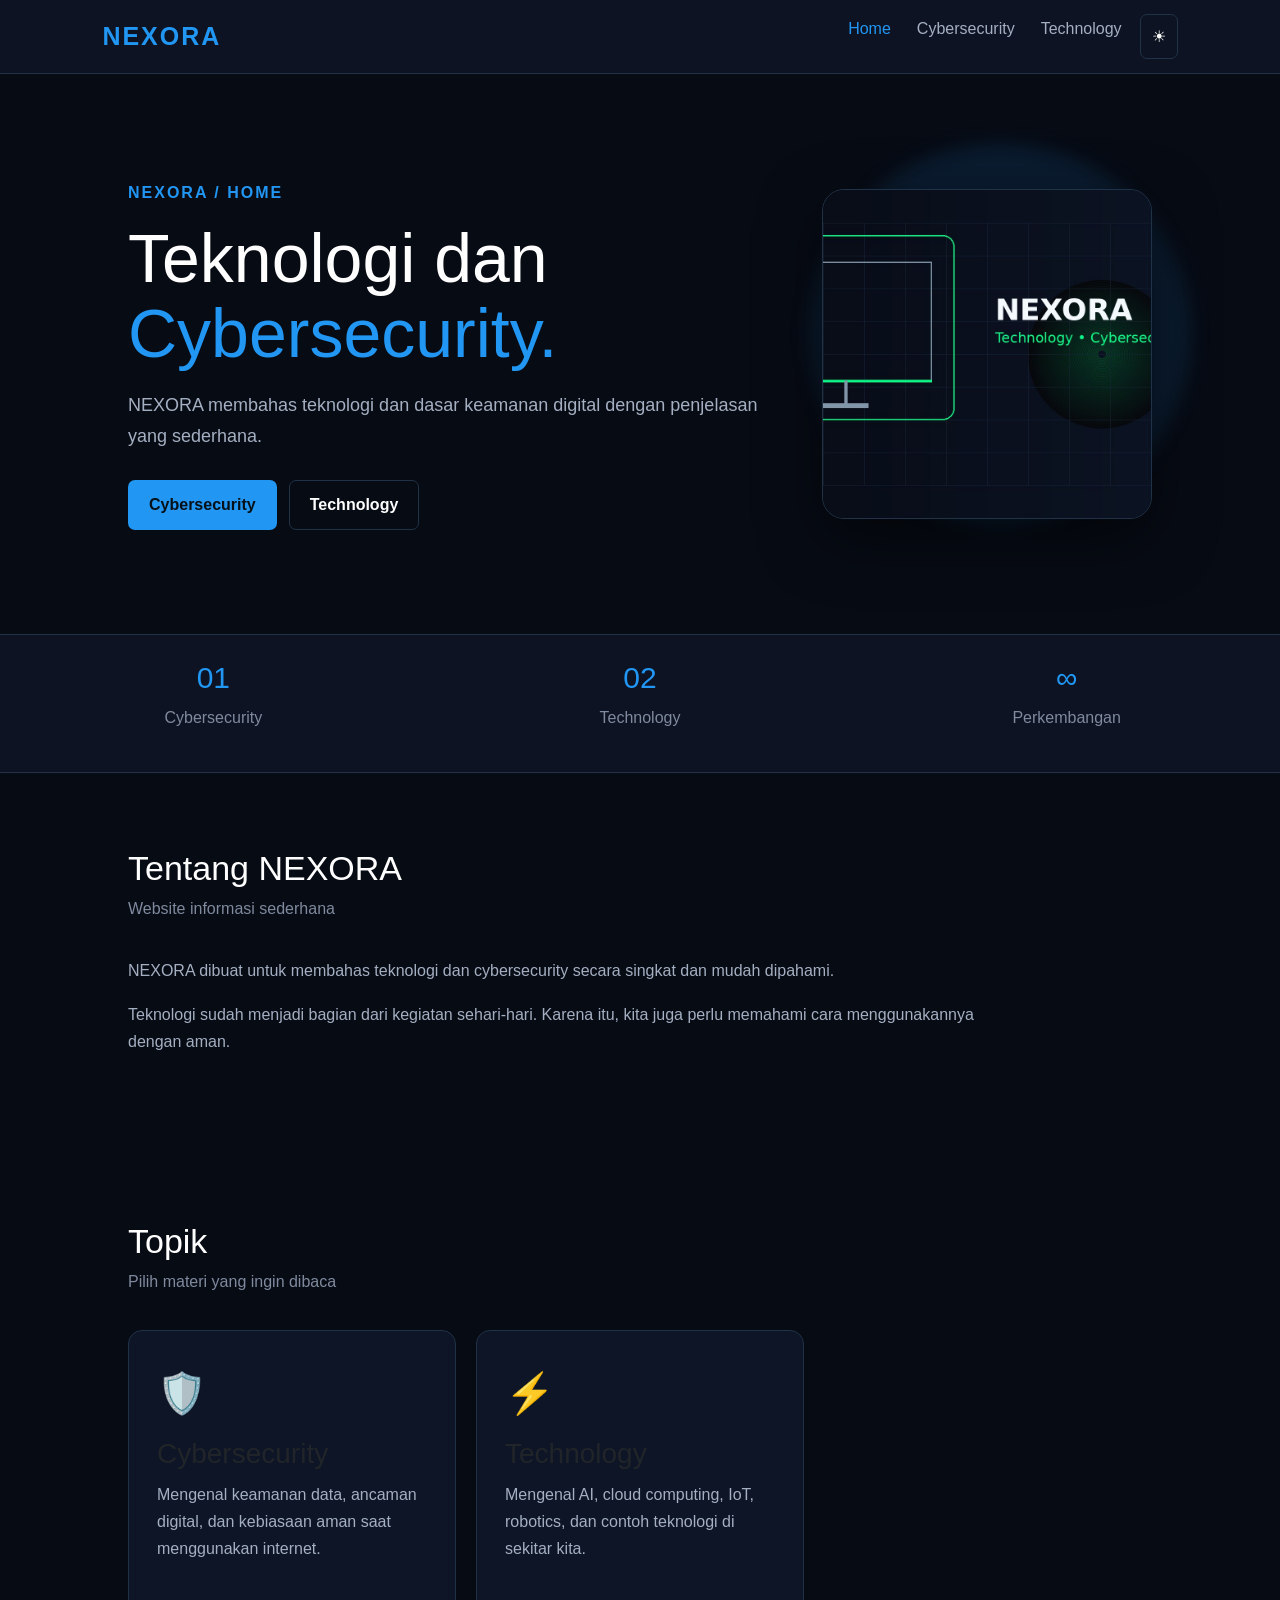
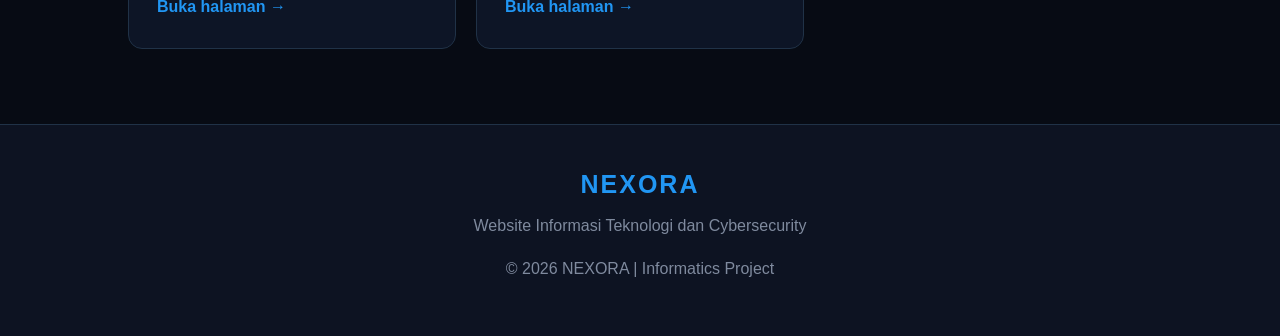
<file: index.html>
<!DOCTYPE html>
<html lang="id">
<head>
<meta charset="UTF-8">
<meta name="viewport" content="width=device-width, initial-scale=1.0">
<meta name="description" content="NEXORA - Website informasi teknologi dan cybersecurity.">
<title>NEXORA | Home</title>
<link rel="icon" href="assets/icons/favicon.ico">

<!-- Bootstrap -->
<link href="https://cdn.jsdelivr.net/npm/bootstrap@5.3.3/dist/css/bootstrap.min.css" rel="stylesheet">

<!-- CSS NEXORA -->
<link rel="stylesheet" href="css/style.css">
</head>
<body>
<header class="site-header">
<nav class="navbar" aria-label="Navigasi utama">
  <a class="logo" href="index.html">NEXORA</a>
  <button class="menu-toggle" aria-label="Buka menu" aria-expanded="false">☰</button>
  <div class="nav-actions">
    <ul class="nav-menu">
      <li><a href="index.html">Home</a></li>
      <li><a href="cybersecurity.html">Cybersecurity</a></li>
      <li><a href="technology.html">Technology</a></li>
    </ul>
    <button class="theme-toggle" aria-label="Ganti tema">☀</button>
  </div>
</nav>
</header>

<main>
<section class="hero">
  <div class="hero-content reveal">
    <div class="label">NEXORA / HOME</div>
    <h1>Teknologi dan <span>Cybersecurity.</span></h1>
    <p>NEXORA membahas teknologi dan dasar keamanan digital dengan penjelasan yang sederhana.</p>
    <div class="buttons">
      <a class="btn primary" href="cybersecurity.html">Cybersecurity</a>
      <a class="btn secondary" href="technology.html">Technology</a>
    </div>
  </div>
  <img class="hero-image reveal" src="assets/images/hero-banner.jpg" alt="Teknologi dan komputer">
</section>
<section class="stats">
  <div class="stat"><h2>01</h2><p>Cybersecurity</p></div>
  <div class="stat"><h2>02</h2><p>Technology</p></div>
  <div class="stat"><h2>∞</h2><p>Perkembangan</p></div>
</section>
<section class="section">
  <div class="section-title reveal"><h2>Tentang NEXORA</h2><p>Website informasi sederhana</p></div>
  <div class="about reveal">
    <p>NEXORA dibuat untuk membahas teknologi dan cybersecurity secara singkat dan mudah dipahami.</p>
    <p>Teknologi sudah menjadi bagian dari kegiatan sehari-hari. Karena itu, kita juga perlu memahami cara menggunakannya dengan aman.</p>
  </div>
</section>
<section class="section">
  <div class="section-title reveal"><h2>Topik</h2><p>Pilih materi yang ingin dibaca</p></div>
  <div class="grid">
    <div class="card reveal"><div class="icon">🛡️</div><h3>Cybersecurity</h3><p>Mengenal keamanan data, ancaman digital, dan kebiasaan aman saat menggunakan internet.</p><a href="cybersecurity.html">Buka halaman →</a></div>
    <div class="card reveal"><div class="icon">⚡</div><h3>Technology</h3><p>Mengenal AI, cloud computing, IoT, robotics, dan contoh teknologi di sekitar kita.</p><a href="technology.html">Buka halaman →</a></div>
  </div>
</section>

</main>
<footer><div class="logo">NEXORA</div><p>Website Informasi Teknologi dan Cybersecurity</p><p>© 2026 NEXORA | Informatics Project</p></footer><button id="topButton" title="Kembali ke atas">↑</button>
<script src="js/script.js"></script>

<!-- Bootstrap JS -->
<script src="https://cdn.jsdelivr.net/npm/bootstrap@5.3.3/dist/js/bootstrap.bundle.min.js"></script>

</body>
</html>
</file>
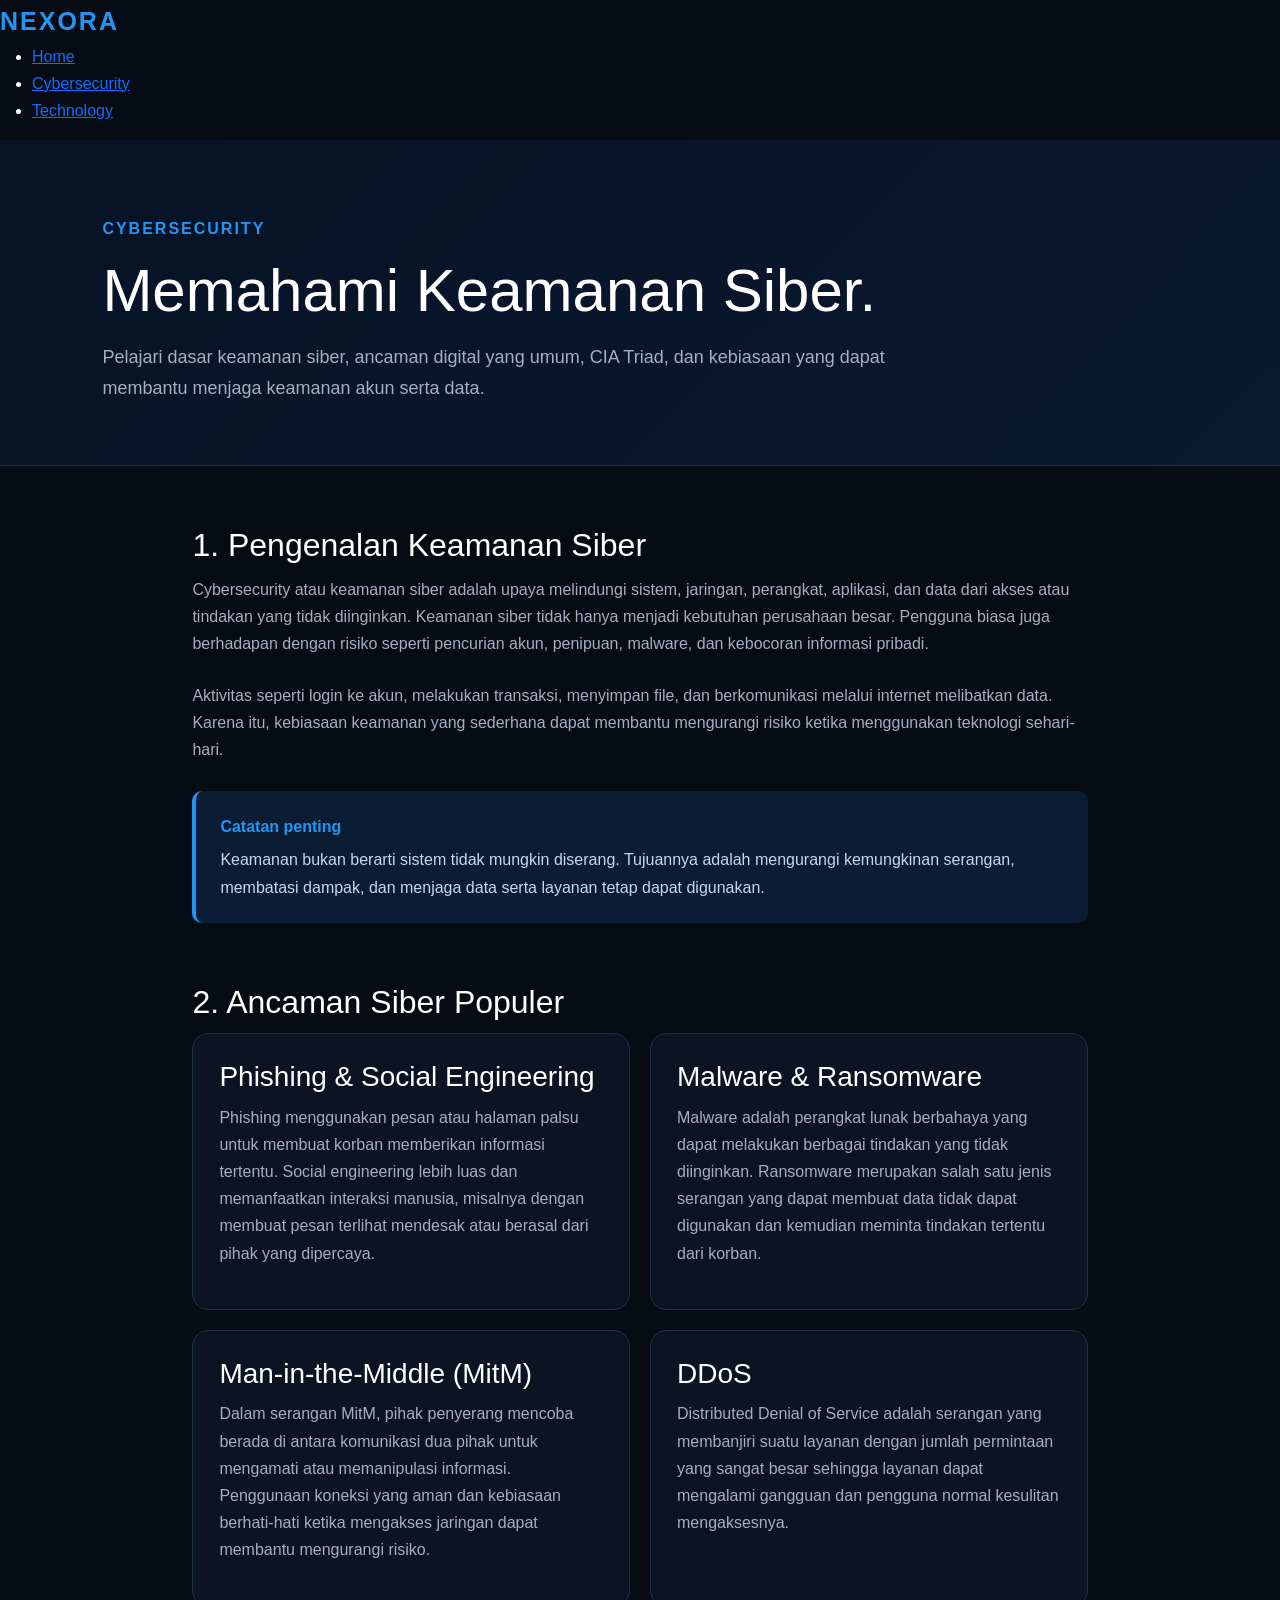
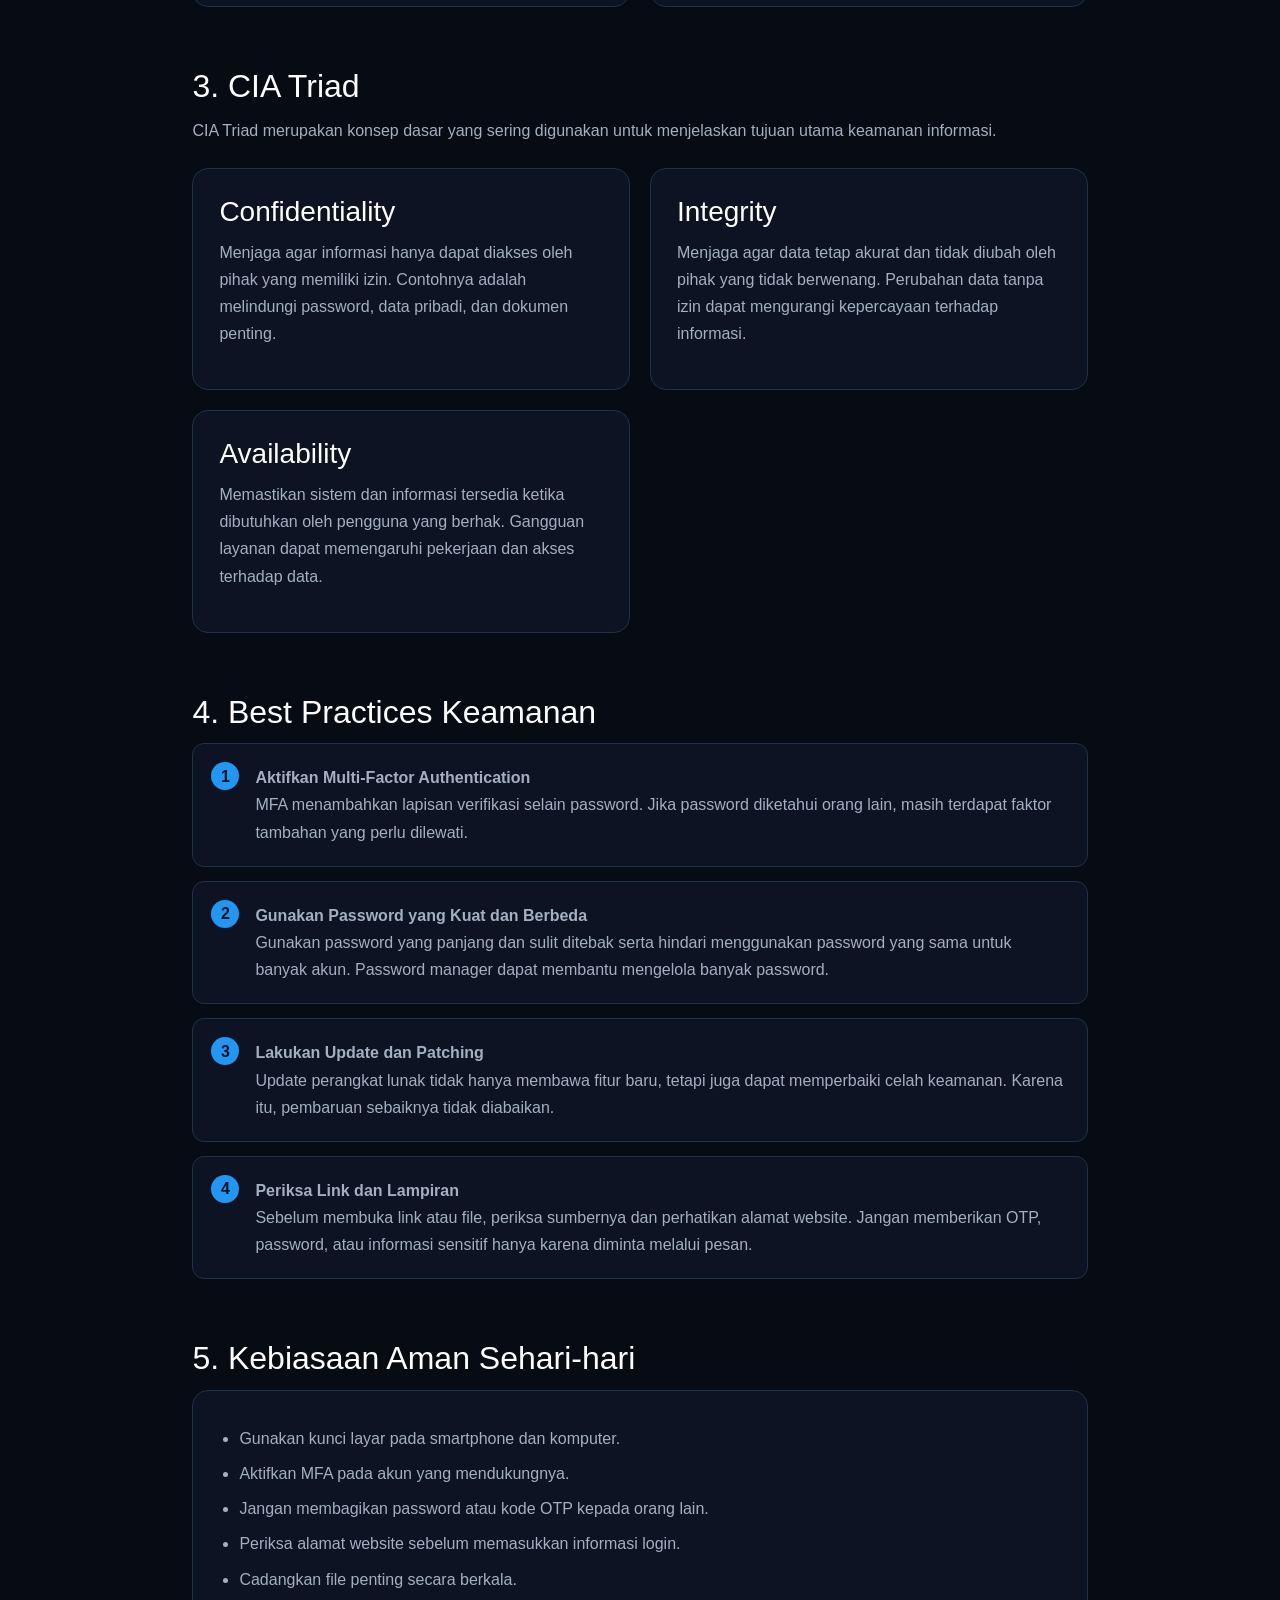
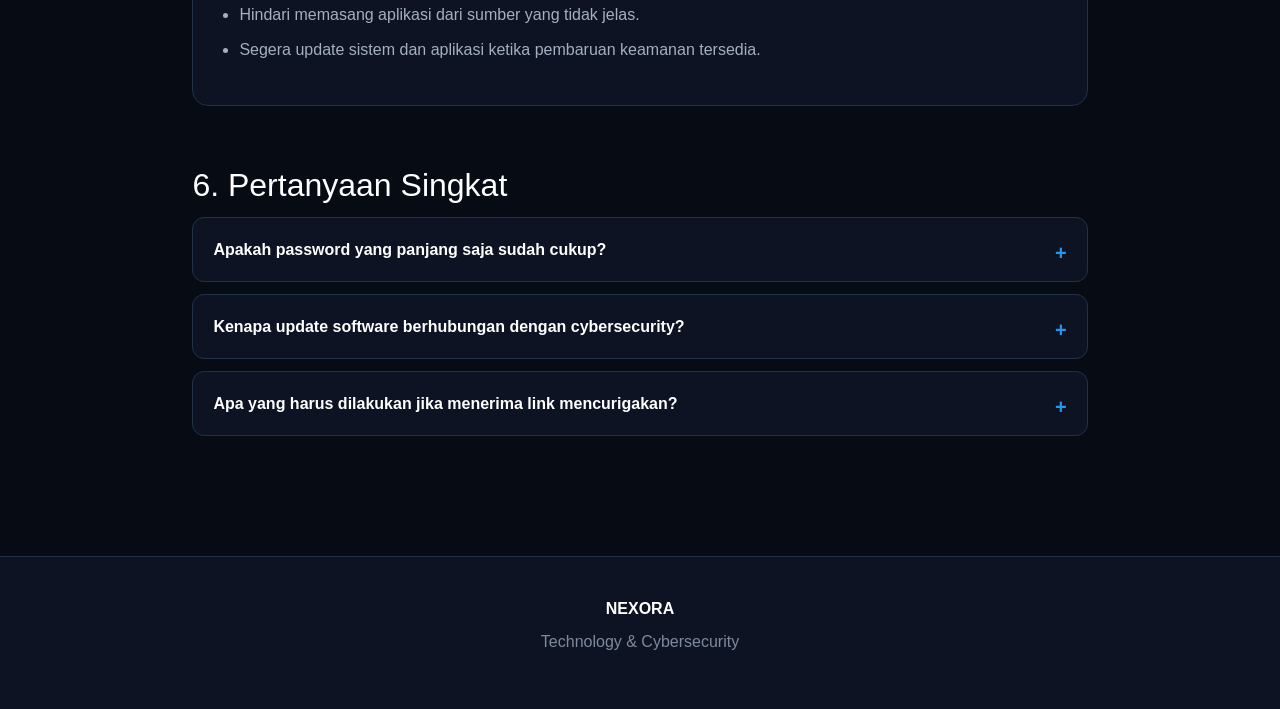
<file: cybersecurity.html>
<!DOCTYPE html>
<html lang="id">
<head>
<meta charset="UTF-8">
<meta name="viewport" content="width=device-width, initial-scale=1.0">
<meta name="description" content="Pelajari dasar keamanan siber, ancaman digital yang umum, CIA Triad, dan kebiasaan yang dapat membantu menjaga keamanan akun serta data.">
<title>Cybersecurity | NEXORA</title>
<link rel="icon" href="assets/icons/favicon.ico">

<!-- Bootstrap -->
<link href="https://cdn.jsdelivr.net/npm/bootstrap@5.3.3/dist/css/bootstrap.min.css" rel="stylesheet">

<!-- CSS NEXORA -->
<link rel="stylesheet" href="css/style.css">

</head>
<body>
<nav>
  <div class="logo">NEXORA</div>
  <ul>
    <li><a href="index.html">Home</a></li>
    <li><a href="cybersecurity.html">Cybersecurity</a></li>
    <li><a href="technology.html">Technology</a></li>
  </ul>
</nav>

<header class="material-hero">
  <div class="label">CYBERSECURITY</div>
  <h1>Memahami Keamanan Siber.</h1>
  <p>Pelajari dasar keamanan siber, ancaman digital yang umum, CIA Triad, dan kebiasaan yang dapat membantu menjaga keamanan akun serta data.</p>
</header>

<main class="material-wrap">

<section class="material-section reveal">
  <h2>1. Pengenalan Keamanan Siber</h2>
  <p>
    Cybersecurity atau keamanan siber adalah upaya melindungi sistem, jaringan, perangkat,
    aplikasi, dan data dari akses atau tindakan yang tidak diinginkan. Keamanan siber tidak
    hanya menjadi kebutuhan perusahaan besar. Pengguna biasa juga berhadapan dengan risiko
    seperti pencurian akun, penipuan, malware, dan kebocoran informasi pribadi.
  </p>
  <p>
    Aktivitas seperti login ke akun, melakukan transaksi, menyimpan file, dan berkomunikasi
    melalui internet melibatkan data. Karena itu, kebiasaan keamanan yang sederhana dapat
    membantu mengurangi risiko ketika menggunakan teknologi sehari-hari.
  </p>
  <div class="callout"><strong>Catatan penting</strong>Keamanan bukan berarti sistem tidak mungkin diserang. Tujuannya adalah mengurangi kemungkinan serangan, membatasi dampak, dan menjaga data serta layanan tetap dapat digunakan.</div>
</section>

<section class="material-section reveal">
  <h2>2. Ancaman Siber Populer</h2>
  <div class="material-grid">
    <article class="material-card">
      <h3>Phishing & Social Engineering</h3>
      <p>
        Phishing menggunakan pesan atau halaman palsu untuk membuat korban memberikan
        informasi tertentu. Social engineering lebih luas dan memanfaatkan interaksi manusia,
        misalnya dengan membuat pesan terlihat mendesak atau berasal dari pihak yang dipercaya.
      </p>
    </article>
    <article class="material-card">
      <h3>Malware & Ransomware</h3>
      <p>
        Malware adalah perangkat lunak berbahaya yang dapat melakukan berbagai tindakan yang
        tidak diinginkan. Ransomware merupakan salah satu jenis serangan yang dapat membuat data
        tidak dapat digunakan dan kemudian meminta tindakan tertentu dari korban.
      </p>
    </article>
    <article class="material-card">
      <h3>Man-in-the-Middle (MitM)</h3>
      <p>
        Dalam serangan MitM, pihak penyerang mencoba berada di antara komunikasi dua pihak
        untuk mengamati atau memanipulasi informasi. Penggunaan koneksi yang aman dan kebiasaan
        berhati-hati ketika mengakses jaringan dapat membantu mengurangi risiko.
      </p>
    </article>
    <article class="material-card">
      <h3>DDoS</h3>
      <p>
        Distributed Denial of Service adalah serangan yang membanjiri suatu layanan dengan
        jumlah permintaan yang sangat besar sehingga layanan dapat mengalami gangguan dan
        pengguna normal kesulitan mengaksesnya.
      </p>
    </article>
  </div>
</section>

<section class="material-section reveal">
  <h2>3. CIA Triad</h2>
  <p>
    CIA Triad merupakan konsep dasar yang sering digunakan untuk menjelaskan tujuan utama
    keamanan informasi.
  </p>
  <div class="material-grid">
    <article class="material-card">
      <h3>Confidentiality</h3>
      <p>Menjaga agar informasi hanya dapat diakses oleh pihak yang memiliki izin. Contohnya adalah melindungi password, data pribadi, dan dokumen penting.</p>
    </article>
    <article class="material-card">
      <h3>Integrity</h3>
      <p>Menjaga agar data tetap akurat dan tidak diubah oleh pihak yang tidak berwenang. Perubahan data tanpa izin dapat mengurangi kepercayaan terhadap informasi.</p>
    </article>
    <article class="material-card">
      <h3>Availability</h3>
      <p>Memastikan sistem dan informasi tersedia ketika dibutuhkan oleh pengguna yang berhak. Gangguan layanan dapat memengaruhi pekerjaan dan akses terhadap data.</p>
    </article>
  </div>
</section>

<section class="material-section reveal">
  <h2>4. Best Practices Keamanan</h2>
  <div class="steps">
    <div class="step"><strong>Aktifkan Multi-Factor Authentication</strong><br>MFA menambahkan lapisan verifikasi selain password. Jika password diketahui orang lain, masih terdapat faktor tambahan yang perlu dilewati.</div>
    <div class="step"><strong>Gunakan Password yang Kuat dan Berbeda</strong><br>Gunakan password yang panjang dan sulit ditebak serta hindari menggunakan password yang sama untuk banyak akun. Password manager dapat membantu mengelola banyak password.</div>
    <div class="step"><strong>Lakukan Update dan Patching</strong><br>Update perangkat lunak tidak hanya membawa fitur baru, tetapi juga dapat memperbaiki celah keamanan. Karena itu, pembaruan sebaiknya tidak diabaikan.</div>
    <div class="step"><strong>Periksa Link dan Lampiran</strong><br>Sebelum membuka link atau file, periksa sumbernya dan perhatikan alamat website. Jangan memberikan OTP, password, atau informasi sensitif hanya karena diminta melalui pesan.</div>
  </div>
</section>

<section class="material-section reveal">
  <h2>5. Kebiasaan Aman Sehari-hari</h2>
  <div class="material-card">
    <ul>
      <li>Gunakan kunci layar pada smartphone dan komputer.</li>
      <li>Aktifkan MFA pada akun yang mendukungnya.</li>
      <li>Jangan membagikan password atau kode OTP kepada orang lain.</li>
      <li>Periksa alamat website sebelum memasukkan informasi login.</li>
      <li>Cadangkan file penting secara berkala.</li>
      <li>Hindari memasang aplikasi dari sumber yang tidak jelas.</li>
      <li>Segera update sistem dan aplikasi ketika pembaruan keamanan tersedia.</li>
    </ul>
  </div>
</section>

<section class="material-section reveal">
  <h2>6. Pertanyaan Singkat</h2>
  <details>
    <summary>Apakah password yang panjang saja sudah cukup?</summary>
    <p>Password yang kuat merupakan langkah penting, tetapi keamanan akun tidak hanya bergantung pada password. MFA, kewaspadaan terhadap phishing, dan pembaruan perangkat lunak juga berperan.</p>
  </details>
  <details>
    <summary>Kenapa update software berhubungan dengan cybersecurity?</summary>
    <p>Software dapat memiliki celah keamanan yang ditemukan setelah dirilis. Pembaruan atau patch dapat memperbaiki masalah tersebut sehingga perangkat tidak terus menggunakan versi yang memiliki kerentanan yang sudah diketahui.</p>
  </details>
  <details>
    <summary>Apa yang harus dilakukan jika menerima link mencurigakan?</summary>
    <p>Jangan langsung membukanya. Periksa pengirim, alamat tujuan, konteks pesan, dan jika perlu konfirmasi melalui kanal resmi. Jangan memasukkan data login atau informasi sensitif sebelum memastikan sumbernya.</p>
  </details>
</section>

</main>

<footer>
  <strong>NEXORA</strong>
  <p>Technology & Cybersecurity</p>
</footer>
<button id="topButton" title="Kembali ke atas">↑</button>
<script src="js/script.js"></script>

<!-- Bootstrap JS -->
<script src="https://cdn.jsdelivr.net/npm/bootstrap@5.3.3/dist/js/bootstrap.bundle.min.js"></script>

</body>
</html>
</file>
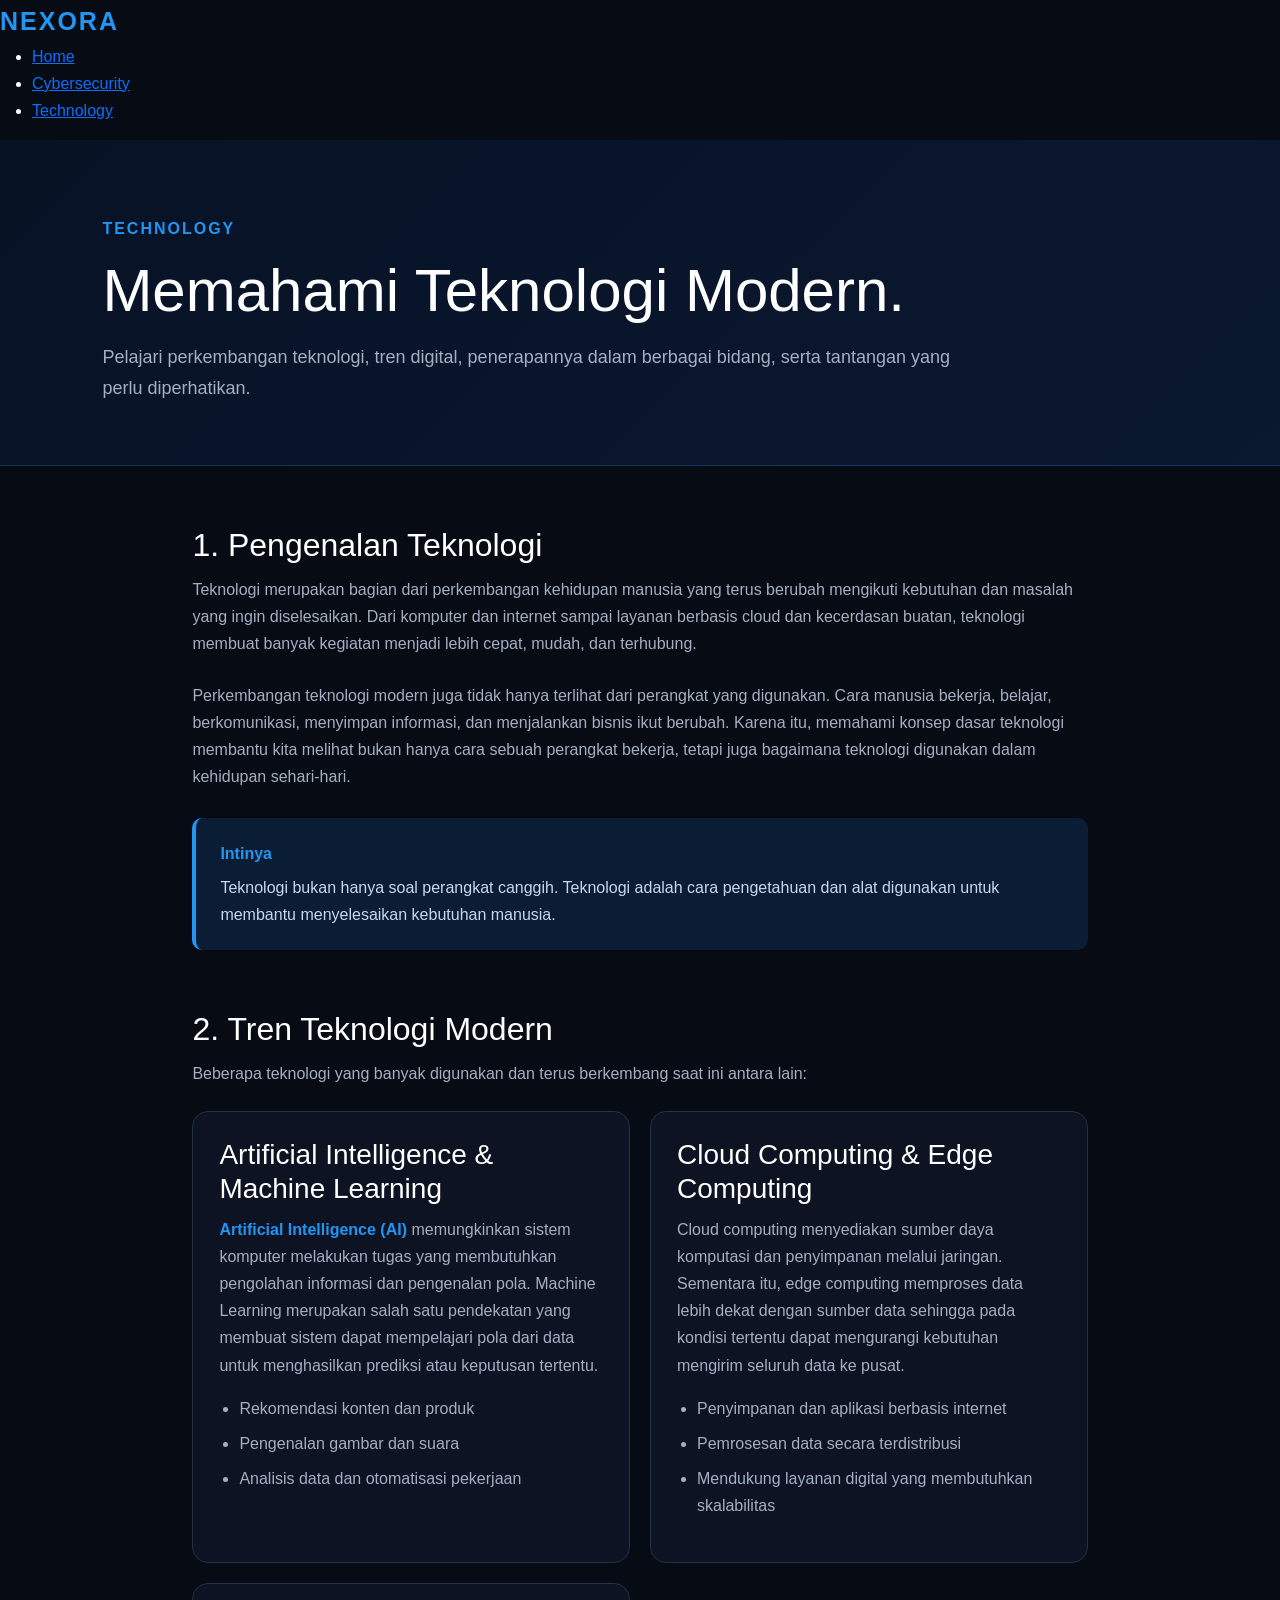
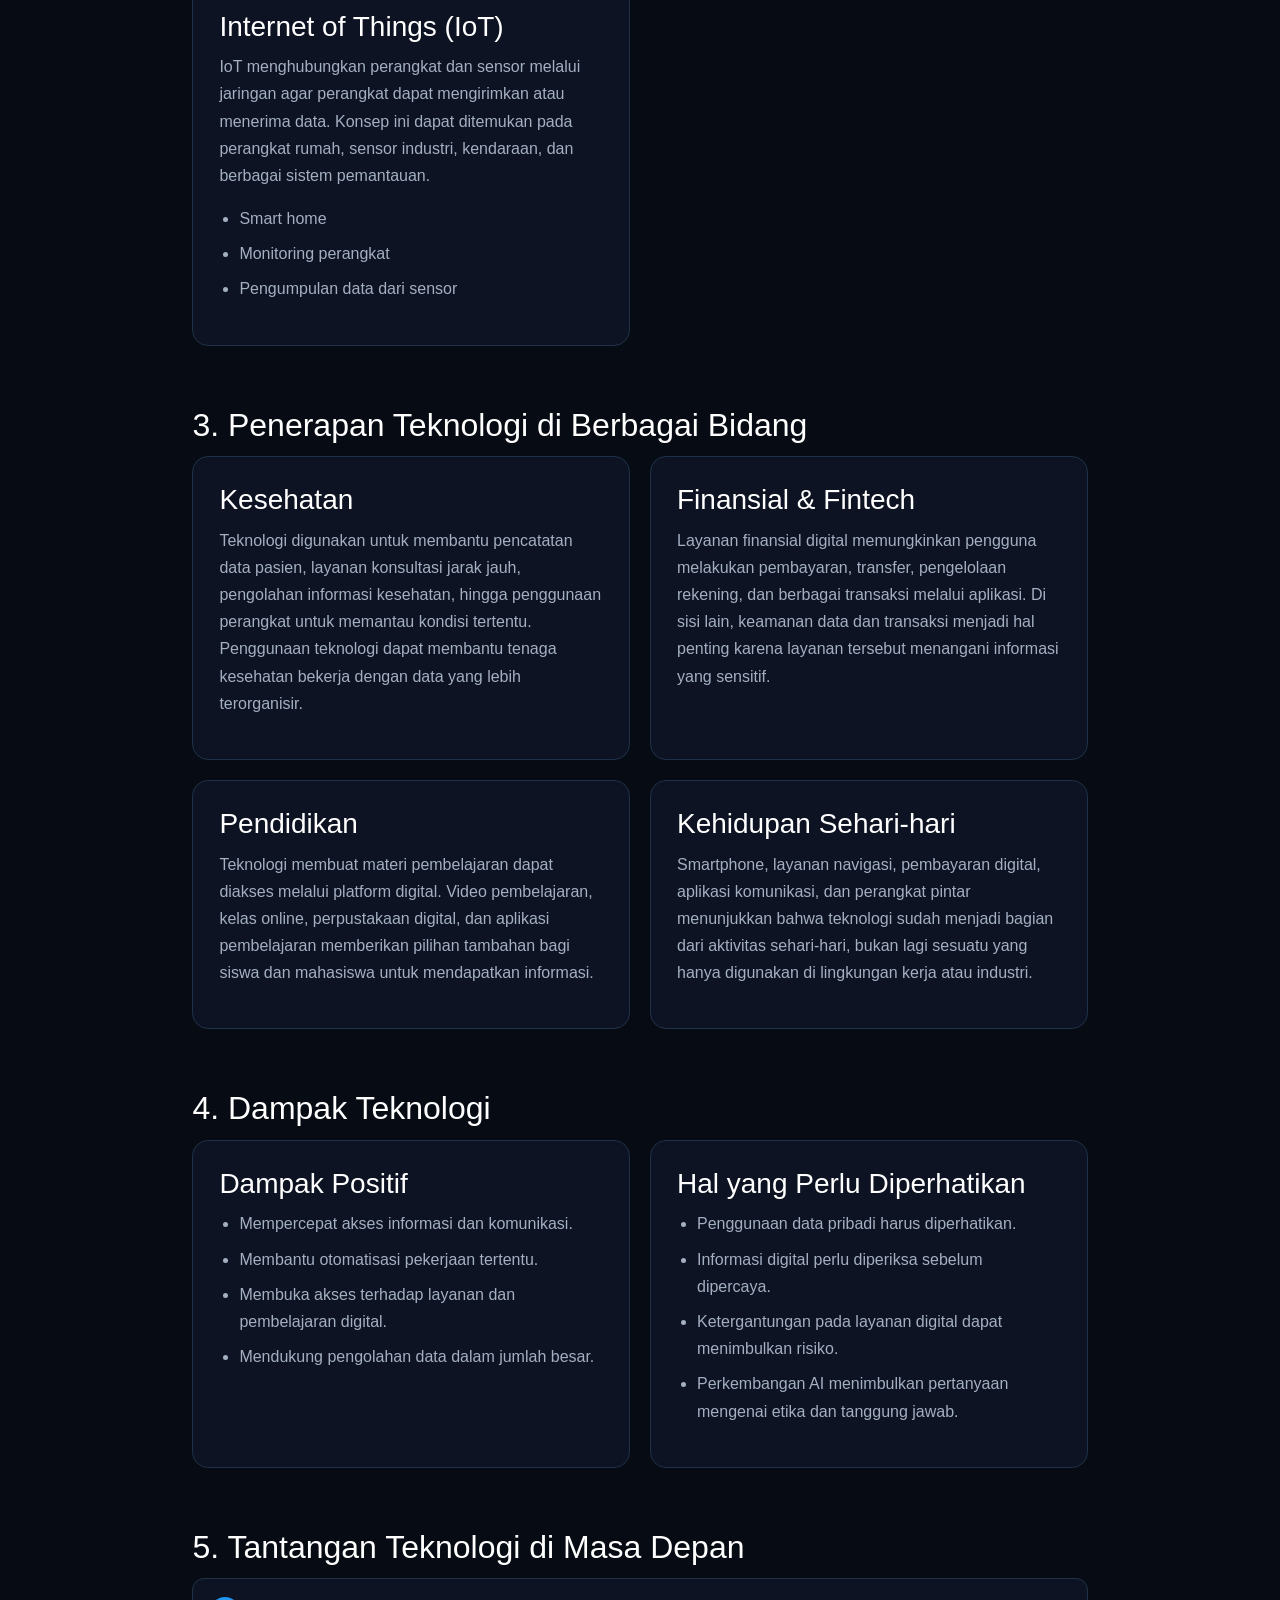
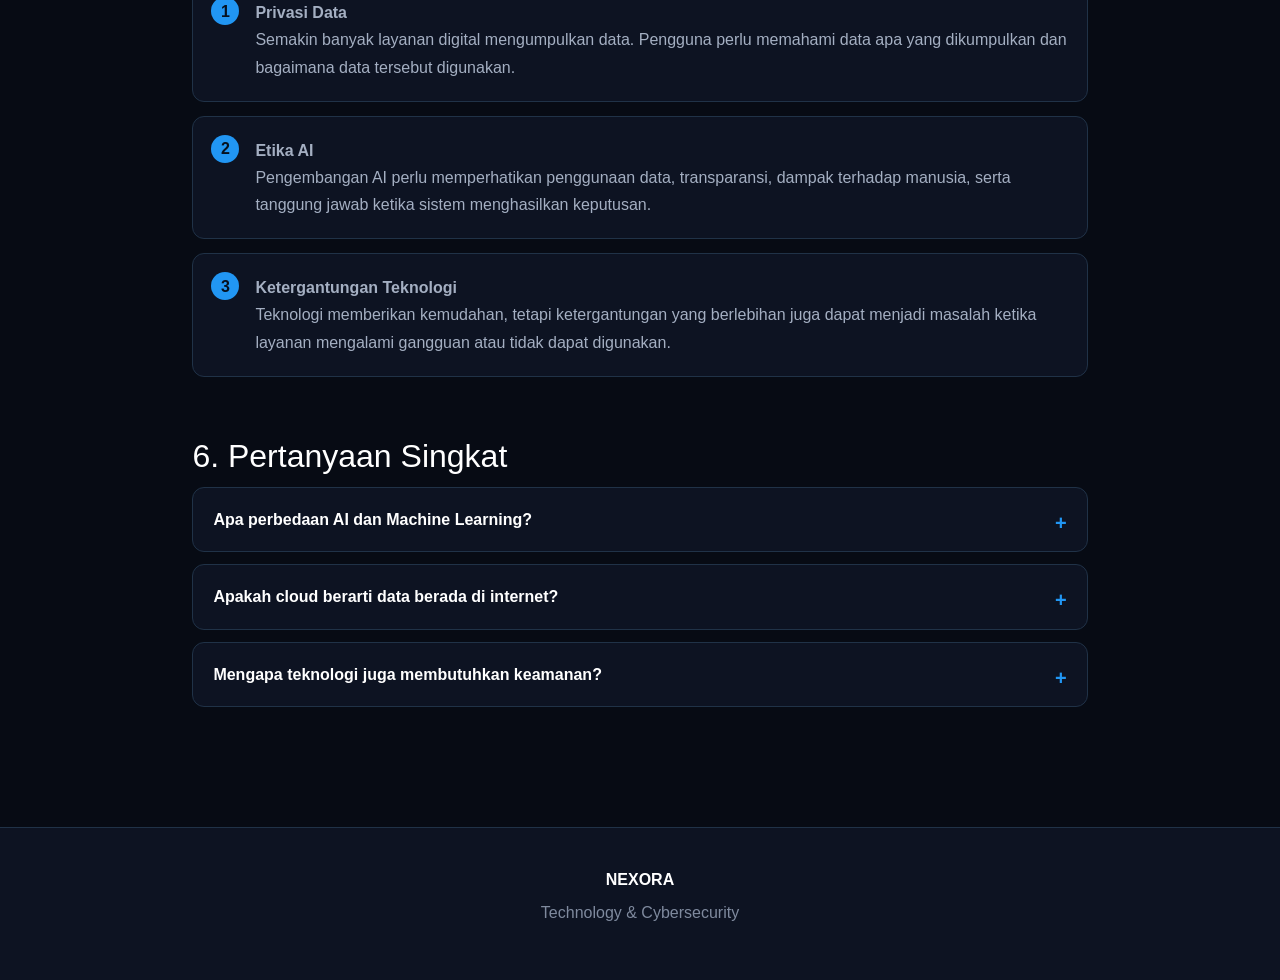
<file: technology.html>
<!DOCTYPE html>
<html lang="id">
<head>
<meta charset="UTF-8">
<meta name="viewport" content="width=device-width, initial-scale=1.0">
<meta name="description" content="Pelajari perkembangan teknologi, tren digital, penerapannya dalam berbagai bidang, serta tantangan yang perlu diperhatikan.">
<title>Technology | NEXORA</title>
<link rel="icon" href="assets/icons/favicon.ico">

<!-- Bootstrap -->
<link href="https://cdn.jsdelivr.net/npm/bootstrap@5.3.3/dist/css/bootstrap.min.css" rel="stylesheet">

<!-- CSS NEXORA -->
<link rel="stylesheet" href="css/style.css">

</head>
<body>
<nav>
  <div class="logo">NEXORA</div>
  <ul>
    <li><a href="index.html">Home</a></li>
    <li><a href="cybersecurity.html">Cybersecurity</a></li>
    <li><a href="technology.html">Technology</a></li>
  </ul>
</nav>

<header class="material-hero">
  <div class="label">TECHNOLOGY</div>
  <h1>Memahami Teknologi Modern.</h1>
  <p>Pelajari perkembangan teknologi, tren digital, penerapannya dalam berbagai bidang, serta tantangan yang perlu diperhatikan.</p>
</header>

<main class="material-wrap">

<section class="material-section reveal">
  <h2>1. Pengenalan Teknologi</h2>
  <p>
    Teknologi merupakan bagian dari perkembangan kehidupan manusia yang terus berubah
    mengikuti kebutuhan dan masalah yang ingin diselesaikan. Dari komputer dan internet
    sampai layanan berbasis cloud dan kecerdasan buatan, teknologi membuat banyak kegiatan
    menjadi lebih cepat, mudah, dan terhubung.
  </p>
  <p>
    Perkembangan teknologi modern juga tidak hanya terlihat dari perangkat yang digunakan.
    Cara manusia bekerja, belajar, berkomunikasi, menyimpan informasi, dan menjalankan bisnis
    ikut berubah. Karena itu, memahami konsep dasar teknologi membantu kita melihat bukan
    hanya cara sebuah perangkat bekerja, tetapi juga bagaimana teknologi digunakan dalam
    kehidupan sehari-hari.
  </p>
  <div class="callout"><strong>Intinya</strong>Teknologi bukan hanya soal perangkat canggih. Teknologi adalah cara pengetahuan dan alat digunakan untuk membantu menyelesaikan kebutuhan manusia.</div>
</section>

<section class="material-section reveal">
  <h2>2. Tren Teknologi Modern</h2>
  <p>Beberapa teknologi yang banyak digunakan dan terus berkembang saat ini antara lain:</p>
  <div class="material-grid">
    <article class="material-card">
      <h3>Artificial Intelligence & Machine Learning</h3>
      <p>
        <span class="term">Artificial Intelligence (AI)</span> memungkinkan sistem komputer
        melakukan tugas yang membutuhkan pengolahan informasi dan pengenalan pola. Machine
        Learning merupakan salah satu pendekatan yang membuat sistem dapat mempelajari pola
        dari data untuk menghasilkan prediksi atau keputusan tertentu.
      </p>
      <ul>
        <li>Rekomendasi konten dan produk</li>
        <li>Pengenalan gambar dan suara</li>
        <li>Analisis data dan otomatisasi pekerjaan</li>
      </ul>
    </article>
    <article class="material-card">
      <h3>Cloud Computing & Edge Computing</h3>
      <p>
        Cloud computing menyediakan sumber daya komputasi dan penyimpanan melalui jaringan.
        Sementara itu, edge computing memproses data lebih dekat dengan sumber data sehingga
        pada kondisi tertentu dapat mengurangi kebutuhan mengirim seluruh data ke pusat.
      </p>
      <ul>
        <li>Penyimpanan dan aplikasi berbasis internet</li>
        <li>Pemrosesan data secara terdistribusi</li>
        <li>Mendukung layanan digital yang membutuhkan skalabilitas</li>
      </ul>
    </article>
    <article class="material-card">
      <h3>Internet of Things (IoT)</h3>
      <p>
        IoT menghubungkan perangkat dan sensor melalui jaringan agar perangkat dapat
        mengirimkan atau menerima data. Konsep ini dapat ditemukan pada perangkat rumah,
        sensor industri, kendaraan, dan berbagai sistem pemantauan.
      </p>
      <ul>
        <li>Smart home</li>
        <li>Monitoring perangkat</li>
        <li>Pengumpulan data dari sensor</li>
      </ul>
    </article>
  </div>
</section>

<section class="material-section reveal">
  <h2>3. Penerapan Teknologi di Berbagai Bidang</h2>
  <div class="material-grid">
    <article class="material-card">
      <h3>Kesehatan</h3>
      <p>
        Teknologi digunakan untuk membantu pencatatan data pasien, layanan konsultasi jarak
        jauh, pengolahan informasi kesehatan, hingga penggunaan perangkat untuk memantau kondisi
        tertentu. Penggunaan teknologi dapat membantu tenaga kesehatan bekerja dengan data yang
        lebih terorganisir.
      </p>
    </article>
    <article class="material-card">
      <h3>Finansial & Fintech</h3>
      <p>
        Layanan finansial digital memungkinkan pengguna melakukan pembayaran, transfer,
        pengelolaan rekening, dan berbagai transaksi melalui aplikasi. Di sisi lain, keamanan
        data dan transaksi menjadi hal penting karena layanan tersebut menangani informasi
        yang sensitif.
      </p>
    </article>
    <article class="material-card">
      <h3>Pendidikan</h3>
      <p>
        Teknologi membuat materi pembelajaran dapat diakses melalui platform digital.
        Video pembelajaran, kelas online, perpustakaan digital, dan aplikasi pembelajaran
        memberikan pilihan tambahan bagi siswa dan mahasiswa untuk mendapatkan informasi.
      </p>
    </article>
    <article class="material-card">
      <h3>Kehidupan Sehari-hari</h3>
      <p>
        Smartphone, layanan navigasi, pembayaran digital, aplikasi komunikasi, dan perangkat
        pintar menunjukkan bahwa teknologi sudah menjadi bagian dari aktivitas sehari-hari,
        bukan lagi sesuatu yang hanya digunakan di lingkungan kerja atau industri.
      </p>
    </article>
  </div>
</section>

<section class="material-section reveal">
  <h2>4. Dampak Teknologi</h2>
  <div class="material-grid">
    <article class="material-card">
      <h3>Dampak Positif</h3>
      <ul>
        <li>Mempercepat akses informasi dan komunikasi.</li>
        <li>Membantu otomatisasi pekerjaan tertentu.</li>
        <li>Membuka akses terhadap layanan dan pembelajaran digital.</li>
        <li>Mendukung pengolahan data dalam jumlah besar.</li>
      </ul>
    </article>
    <article class="material-card">
      <h3>Hal yang Perlu Diperhatikan</h3>
      <ul>
        <li>Penggunaan data pribadi harus diperhatikan.</li>
        <li>Informasi digital perlu diperiksa sebelum dipercaya.</li>
        <li>Ketergantungan pada layanan digital dapat menimbulkan risiko.</li>
        <li>Perkembangan AI menimbulkan pertanyaan mengenai etika dan tanggung jawab.</li>
      </ul>
    </article>
  </div>
</section>

<section class="material-section reveal">
  <h2>5. Tantangan Teknologi di Masa Depan</h2>
  <div class="steps">
    <div class="step"><strong>Privasi Data</strong><br>Semakin banyak layanan digital mengumpulkan data. Pengguna perlu memahami data apa yang dikumpulkan dan bagaimana data tersebut digunakan.</div>
    <div class="step"><strong>Etika AI</strong><br>Pengembangan AI perlu memperhatikan penggunaan data, transparansi, dampak terhadap manusia, serta tanggung jawab ketika sistem menghasilkan keputusan.</div>
    <div class="step"><strong>Ketergantungan Teknologi</strong><br>Teknologi memberikan kemudahan, tetapi ketergantungan yang berlebihan juga dapat menjadi masalah ketika layanan mengalami gangguan atau tidak dapat digunakan.</div>
  </div>
</section>

<section class="material-section reveal">
  <h2>6. Pertanyaan Singkat</h2>
  <details>
    <summary>Apa perbedaan AI dan Machine Learning?</summary>
    <p>AI merupakan konsep yang lebih luas tentang sistem yang dapat melakukan tugas tertentu yang membutuhkan kemampuan pemrosesan informasi, sedangkan Machine Learning adalah salah satu pendekatan untuk membuat sistem mempelajari pola dari data.</p>
  </details>
  <details>
    <summary>Apakah cloud berarti data berada di internet?</summary>
    <p>Secara sederhana, layanan cloud memungkinkan data atau sumber daya komputasi diakses melalui jaringan dari infrastruktur yang dikelola oleh penyedia layanan. Pengguna tidak harus menyimpan seluruh sumber daya tersebut secara lokal.</p>
  </details>
  <details>
    <summary>Mengapa teknologi juga membutuhkan keamanan?</summary>
    <p>Karena perangkat dan layanan digital menyimpan serta memproses informasi. Tanpa perlindungan yang sesuai, data atau layanan dapat disalahgunakan, terganggu, atau diakses oleh pihak yang tidak berwenang.</p>
  </details>
</section>

</main>

<footer>
  <strong>NEXORA</strong>
  <p>Technology & Cybersecurity</p>
</footer>
<button id="topButton" title="Kembali ke atas">↑</button>
<script src="js/script.js"></script>

<!-- Bootstrap JS -->
<script src="https://cdn.jsdelivr.net/npm/bootstrap@5.3.3/dist/js/bootstrap.bundle.min.js"></script>

</body>
</html>
</file>
<file: css/style.css>
:root{--bg:#070b14;--surface:#0d1322;--card:#0d1526;--border:#203247;--text:#fff;--muted:#a4afc2;--soft:#7f8a9e;--accent:#2196f3;--accent-soft:#2196f320}
*{margin:0;padding:0;box-sizing:border-box;font-family:Arial,sans-serif}
html{scroll-behavior:smooth}
body{background:var(--bg);color:var(--text);line-height:1.7;transition:.25s}
body.light{--bg:#f3f6fa;--surface:#fff;--card:#fff;--border:#d9e0ea;--text:#111827;--muted:#4b5563;--soft:#64748b;--accent:#2196f3;--accent-soft:#2196f320}
.site-header{position:sticky;top:0;z-index:50}.navbar{min-height:72px;padding:14px 8%;display:flex;justify-content:space-between;align-items:center;background:var(--surface);border-bottom:1px solid var(--border);backdrop-filter:blur(10px)}
.logo{color:var(--accent);font-size:25px;font-weight:bold;letter-spacing:2px;text-decoration:none}.nav-actions{display:flex;align-items:center;gap:18px}.nav-menu{display:flex;gap:26px;list-style:none}.nav-menu a{color:var(--muted);text-decoration:none;transition:.25s}.nav-menu a:hover,.nav-menu a.active{color:var(--accent)}
.menu-toggle,.theme-toggle{border:1px solid var(--border);background:transparent;color:var(--text);border-radius:7px;cursor:pointer;padding:8px 11px}.menu-toggle{display:none}.theme-toggle{font-size:16px}.hero{min-height:560px;padding:90px 10%;display:flex;align-items:center;position:relative;overflow:hidden;background:var(--bg)}.hero::after{content:"";position:absolute;width:380px;height:380px;right:7%;top:70px;border-radius:50%;background:var(--accent-soft);filter:blur(10px)}.hero-content{max-width:650px;position:relative;z-index:1}.label{color:var(--accent);letter-spacing:2px;font-weight:bold;margin-bottom:15px}.hero h1{font-size:clamp(42px,7vw,68px);line-height:1.1;margin-bottom:20px}.hero h1 span{color:var(--accent)}.hero p{color:var(--muted);max-width:650px;font-size:18px}.hero-image{width:330px;height:330px;object-fit:cover;border-radius:22px;margin-left:auto;position:relative;z-index:1;border:1px solid var(--border);box-shadow:0 20px 60px #0008}.buttons{display:flex;gap:12px;margin-top:28px}.btn{display:inline-block;padding:12px 20px;border-radius:7px;text-decoration:none;font-weight:bold;transition:.25s}.primary{background:var(--accent);color:#061018}.secondary{border:1px solid var(--border);color:var(--text)}.btn:hover{transform:translateY(-3px)}
.section{padding:75px 10%}.section-title{margin-bottom:35px}.section-title h2{font-size:34px;margin-bottom:6px}.section-title p{color:var(--soft)}.about{max-width:850px;color:var(--muted)}.about p+p{margin-top:14px}.grid{display:grid;grid-template-columns:repeat(3,1fr);gap:20px}.grid.two{grid-template-columns:repeat(2,1fr)}.card{background:var(--card);border:1px solid var(--border);border-radius:14px;padding:28px;transition:.3s}.card:hover{transform:translateY(-7px);border-color:var(--accent)}.card .icon{font-size:40px;margin-bottom:10px}.card h3{margin-bottom:10px}.card p{color:var(--muted)}.card a{display:inline-block;color:var(--accent);text-decoration:none;margin-top:15px;font-weight:bold}.info{background:var(--card);border-left:4px solid var(--accent);border-radius:10px;padding:28px;color:var(--muted)}.tips{background:linear-gradient(135deg,var(--accent-soft),var(--card));border:1px solid var(--border);border-radius:14px;padding:28px;color:var(--muted)}.tips li{margin:8px 0}.stats{display:grid;grid-template-columns:repeat(3,1fr);background:var(--surface);border-top:1px solid var(--border);border-bottom:1px solid var(--border)}.stat{text-align:center;padding:25px}.stat h2{color:var(--accent);font-size:30px}.stat p{color:var(--soft)}footer{padding:38px 10%;text-align:center;background:var(--surface);border-top:1px solid var(--border)}footer p{color:var(--soft);margin-top:6px}#topButton{display:none;position:fixed;right:20px;bottom:20px;border:0;background:var(--accent);color:#061018;width:44px;height:44px;border-radius:50%;font-size:20px;cursor:pointer;z-index:20}.reveal{opacity:0;transform:translateY(20px);transition:.7s}.reveal.show{opacity:1;transform:none}
@media(max-width:800px){.navbar{padding:14px 6%;flex-wrap:wrap}.menu-toggle{display:block;margin-left:auto}.nav-actions{width:100%;display:none;align-items:stretch;flex-direction:column}.nav-actions.open{display:flex}.nav-menu{flex-direction:column;gap:0}.nav-menu li{border-top:1px solid var(--border)}.nav-menu a{display:block;padding:10px 0}.theme-toggle{align-self:flex-start}.hero{min-height:auto;padding:65px 7%;display:block}.hero-image{width:100%;height:240px;margin:30px 0 0}.section{padding:55px 7%}.grid,.grid.two,.stats{grid-template-columns:1fr}.buttons{flex-direction:column}.btn{text-align:center}}


/* ===== Materi Lengkap ===== */
.material-hero{padding:75px 8% 45px;background:linear-gradient(135deg,#071225,#0a1830);border-bottom:1px solid #17345c}
.material-hero .label{color:var(--accent)}
.material-hero h1{font-size:clamp(38px,6vw,60px);max-width:850px;line-height:1.12;margin:12px 0 18px}
.material-hero p{max-width:850px;color:var(--muted);font-size:18px}
.material-wrap{max-width:1100px;margin:auto;padding:60px 8%}
.material-section{margin-bottom:60px}
.material-section h2{font-size:32px;margin-bottom:12px}
.material-section>p{color:var(--muted);max-width:900px;margin-bottom:24px}
.material-grid{display:grid;grid-template-columns:repeat(2,1fr);gap:20px}
.material-card{background:var(--surface);border:1px solid var(--border);border-radius:16px;padding:26px;transition:.25s}
.material-card:hover{transform:translateY(-5px);border-color:var(--accent);box-shadow:0 12px 35px #2196f320}
.material-card h3{margin-bottom:10px;color:#fff}
.material-card p,.material-card li{color:var(--muted)}
.material-card ul,.material-card ol{padding-left:20px}
.material-card li{margin:8px 0}
.callout{margin:28px 0;padding:22px 24px;border-left:4px solid var(--accent);background:#0b1c35;border-radius:10px;color:#c8d7ed}
.callout strong{display:block;color:var(--accent);margin-bottom:6px}
details{background:var(--surface);border:1px solid var(--border);border-radius:12px;margin:12px 0;overflow:hidden}
summary{cursor:pointer;padding:18px 20px;font-weight:bold;color:#fff;list-style:none}
summary::-webkit-details-marker{display:none}
summary::after{content:"+";float:right;color:var(--accent);font-size:20px}
details[open] summary::after{content:"−"}
details p{padding:0 20px 20px;color:var(--muted)}
.steps{counter-reset:step;display:grid;gap:14px}
.step{position:relative;padding:20px 20px 20px 62px;background:var(--surface);border:1px solid var(--border);border-radius:12px;color:var(--muted)}
.step::before{counter-increment:step;content:counter(step);position:absolute;left:18px;top:18px;width:28px;height:28px;border-radius:50%;display:grid;place-items:center;background:var(--accent);color:#06111f;font-weight:bold}
.term{color:var(--accent);font-weight:bold}
@media(max-width:800px){
.material-grid{grid-template-columns:1fr}
.material-wrap{padding:45px 7%}
.material-hero{padding:55px 7% 35px}
}

/* Flexbox */
.buttons {
  display: flex;
  gap: 12px;
  flex-wrap: wrap;
}

/* Responsive untuk layar kecil */
@media (max-width: 800px) {
  .buttons {
    flex-direction: column;
  }

  .buttons .btn {
    width: 100%;
    text-align: center;
  }

  .hero-content {
    width: 100%;
  }

  .material-card {
    width: 100%;
  }
}

/* Responsive tambahan untuk HP kecil */
@media (max-width: 480px) {
  .hero h1 {
    font-size: 36px;
  }

  .material-section h2 {
    font-size: 26px;
  }

  .material-hero h1 {
    font-size: 34px;
  }
}
</file>
